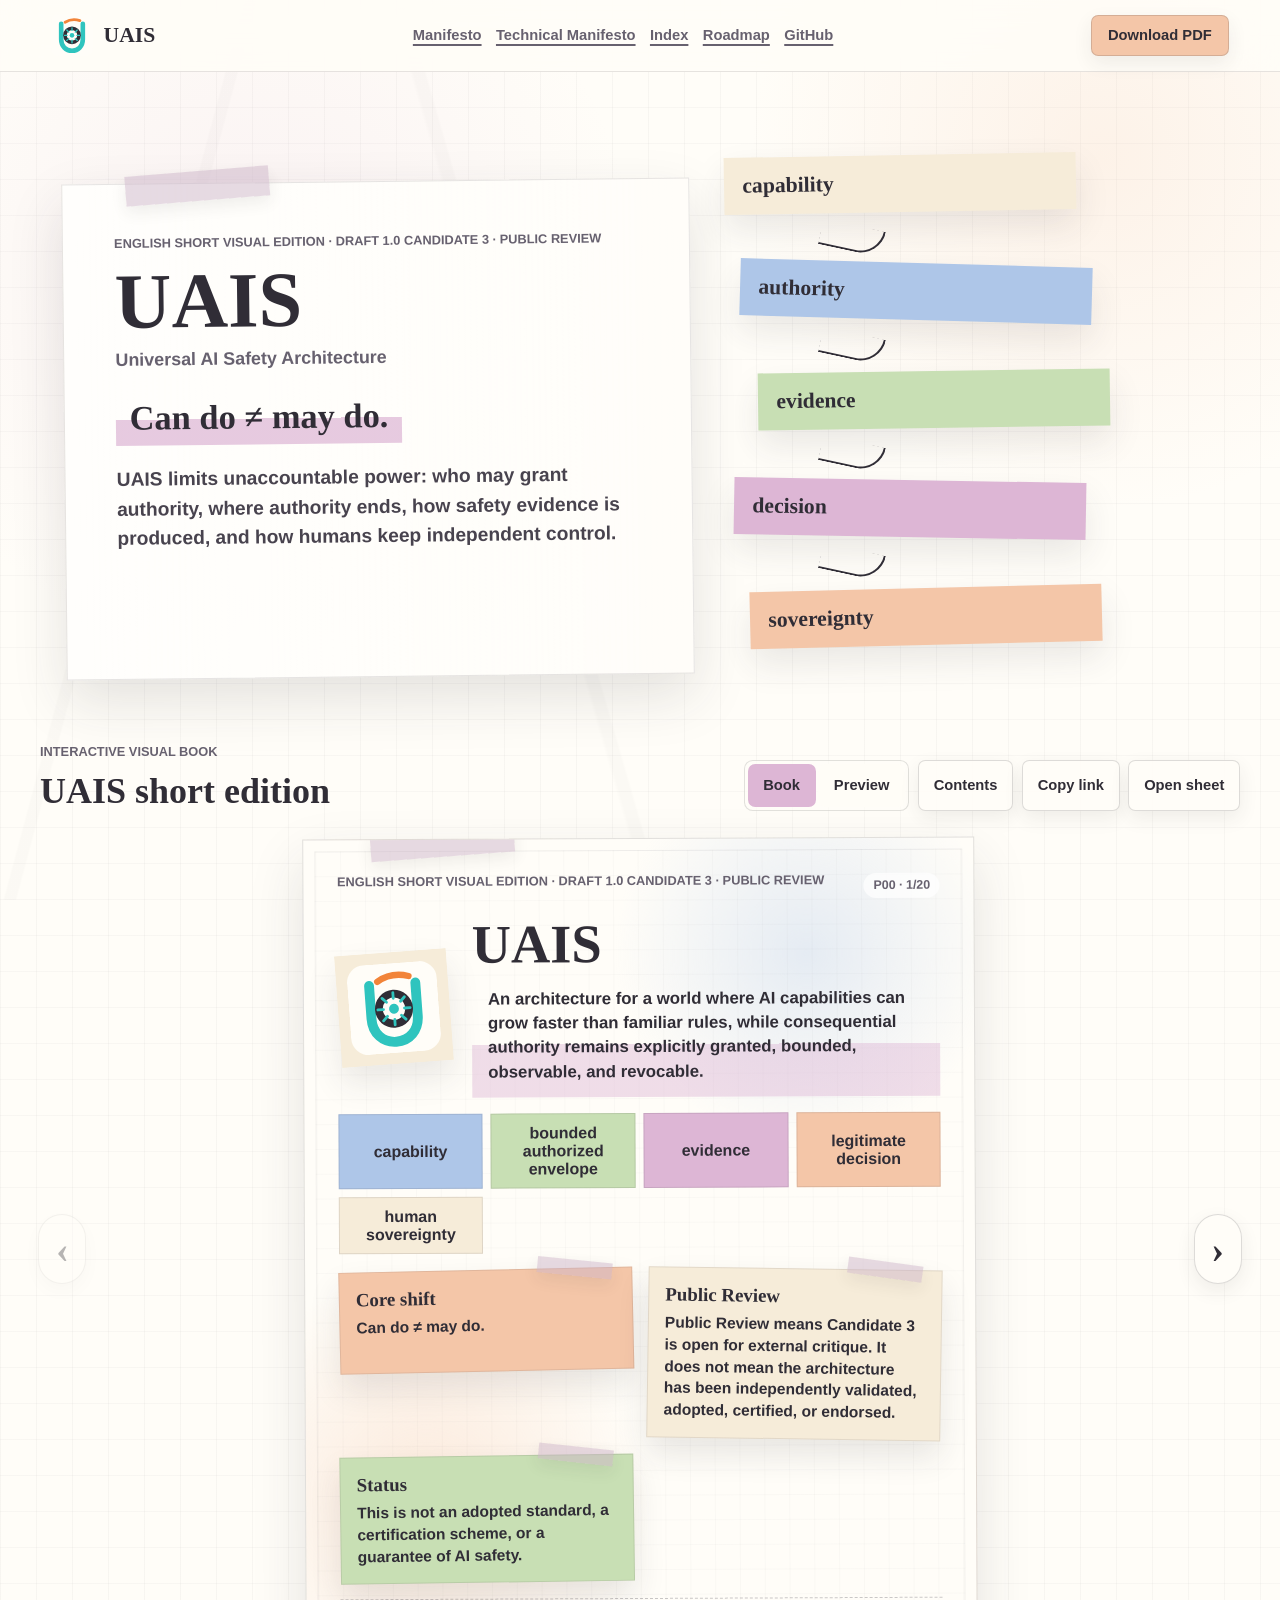
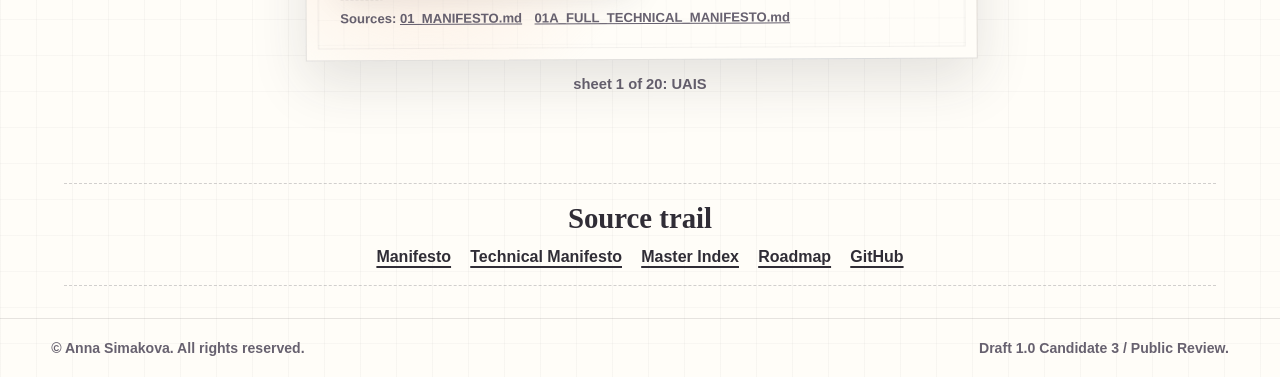
<file: docs/index.html>
<!doctype html>
<html lang="en" dir="ltr">
<head>
  <meta charset="utf-8">
  <meta name="viewport" content="width=device-width, initial-scale=1">
  <title>UAIS — Intelligence Does Not Imply Authority</title>
  <meta name="description" content="A plain-language visual introduction to the Universal AI Safety Architecture (UAIS): capability boundaries, legitimate authority, reachable authority, evidence, human sovereignty, safety assurance, and open research.">
  <link rel="canonical" href="https://cresta13.github.io/universal-ai-safety-architecture/">
  <meta property="og:locale" content="en_US">
  <meta property="og:title" content="UAIS — Intelligence Does Not Imply Authority">
  <meta property="og:description" content="Capability is not authority. A visual introduction to the Universal AI Safety Architecture.">
  <meta property="og:type" content="website">
  <meta property="og:url" content="https://cresta13.github.io/universal-ai-safety-architecture/">
  <meta property="og:image" content="https://cresta13.github.io/universal-ai-safety-architecture/assets/og-en.png">
  <meta name="twitter:card" content="summary_large_image">
  <meta name="twitter:title" content="UAIS — Intelligence Does Not Imply Authority">
  <meta name="twitter:description" content="Capability is not authority. A visual introduction to UAIS.">
  <meta name="twitter:image" content="https://cresta13.github.io/universal-ai-safety-architecture/assets/og-en.png">
  <link rel="icon" href="assets/uais-favicon.svg" type="image/svg+xml">
  <link rel="stylesheet" href="styles.css">
  <script src="app.js" data-content="data/en-content.json" data-asset-base="assets/" defer></script>
</head>
<body>
  <a class="skip-link" href="#book">Skip to book</a>
  <header class="site-header" id="top">
    <a class="brand" href="#p00" aria-label="UAIS: open cover">
      <img src="assets/uais-favicon.svg" alt="" width="42" height="42">
      <span>UAIS</span>
    </a>
    <nav class="header-links" aria-label="Main links">
      <a href="https://github.com/cresta13/universal-ai-safety-architecture/blob/main/spec/01_MANIFESTO.md">Manifesto</a>
      <a href="https://github.com/cresta13/universal-ai-safety-architecture/blob/main/spec/01A_FULL_TECHNICAL_MANIFESTO.md">Technical Manifesto</a>
      <a href="https://github.com/cresta13/universal-ai-safety-architecture/blob/main/spec/00_MASTER_INDEX.md">Index</a>
      <a href="https://github.com/cresta13/universal-ai-safety-architecture/blob/main/spec/26_IMPLEMENTATION_AND_RESEARCH_ROADMAP.md">Roadmap</a>
      <a href="https://github.com/cresta13/universal-ai-safety-architecture">GitHub</a>
    </nav>
    <a class="pdf-link" href="pdfs/UAIS-Manifesto-EN.pdf" download>Download PDF</a>
  </header>

  <main>
    <section class="intro" aria-labelledby="intro-title">
      <div class="intro-paper">
        <p class="eyebrow">English short visual edition · Draft 1.0 Candidate 3 · Public Review</p>
        <h1 id="intro-title">UAIS</h1>
        <p class="intro-subtitle">Universal AI Safety Architecture</p>
        <p class="intro-line">Can do ≠ may do.</p>
        <p class="intro-copy">UAIS limits unaccountable power: who may grant authority, where authority ends, how safety evidence is produced, and how humans keep independent control.</p>
      </div>
      <div class="intro-map" aria-label="Book route: capability, authority, evidence, decision, sovereignty">
        <span>capability</span>
        <i></i>
        <span>authority</span>
        <i></i>
        <span>evidence</span>
        <i></i>
        <span>decision</span>
        <i></i>
        <span>sovereignty</span>
      </div>
    </section>

    <section class="reader" id="book" aria-labelledby="book-title">
      <div class="reader-head">
        <div>
          <p class="eyebrow">Interactive visual book</p>
          <h2 id="book-title">UAIS short edition</h2>
        </div>
        <div class="reader-actions" aria-label="Book controls">
          <div class="mode-toggle" role="group" aria-label="View mode">
            <button type="button" data-mode="book" aria-pressed="true">Book</button>
            <button type="button" data-mode="scroll" aria-pressed="false">Preview</button>
          </div>
          <button type="button" data-action="toc">Contents</button>
          <button type="button" data-action="copy">Copy link</button>
          <button type="button" data-action="open">Open sheet</button>
        </div>
      </div>

      <div class="book-shell" data-view="book">
        <button class="turn turn-prev" type="button" data-action="prev" aria-label="Previous sheet">‹</button>
        <div class="book-stage" id="book-stage" aria-live="polite"></div>
        <button class="turn turn-next" type="button" data-action="next" aria-label="Next sheet">›</button>
      </div>
      <div class="reader-status" id="reader-status" aria-live="polite">Loading book...</div>
    </section>

    <section class="repo-notes" aria-labelledby="source-title">
      <h2 id="source-title">Source trail</h2>
      <a href="https://github.com/cresta13/universal-ai-safety-architecture/blob/main/spec/01_MANIFESTO.md">Manifesto</a>
      <a href="https://github.com/cresta13/universal-ai-safety-architecture/blob/main/spec/01A_FULL_TECHNICAL_MANIFESTO.md">Technical Manifesto</a>
      <a href="https://github.com/cresta13/universal-ai-safety-architecture/blob/main/spec/00_MASTER_INDEX.md">Master Index</a>
      <a href="https://github.com/cresta13/universal-ai-safety-architecture/blob/main/spec/26_IMPLEMENTATION_AND_RESEARCH_ROADMAP.md">Roadmap</a>
      <a href="https://github.com/cresta13/universal-ai-safety-architecture">GitHub</a>
    </section>
  </main>

  <dialog class="sheet-dialog" id="sheet-dialog" aria-label="Open book sheet">
    <button class="dialog-close" type="button" data-action="close">Close</button>
    <div id="dialog-content"></div>
  </dialog>

  <footer class="site-footer">
    <span>© Anna Simakova. All rights reserved.</span>
    <span>Draft 1.0 Candidate 3 / Public Review.</span>
  </footer>
</body>
</html>
</file>
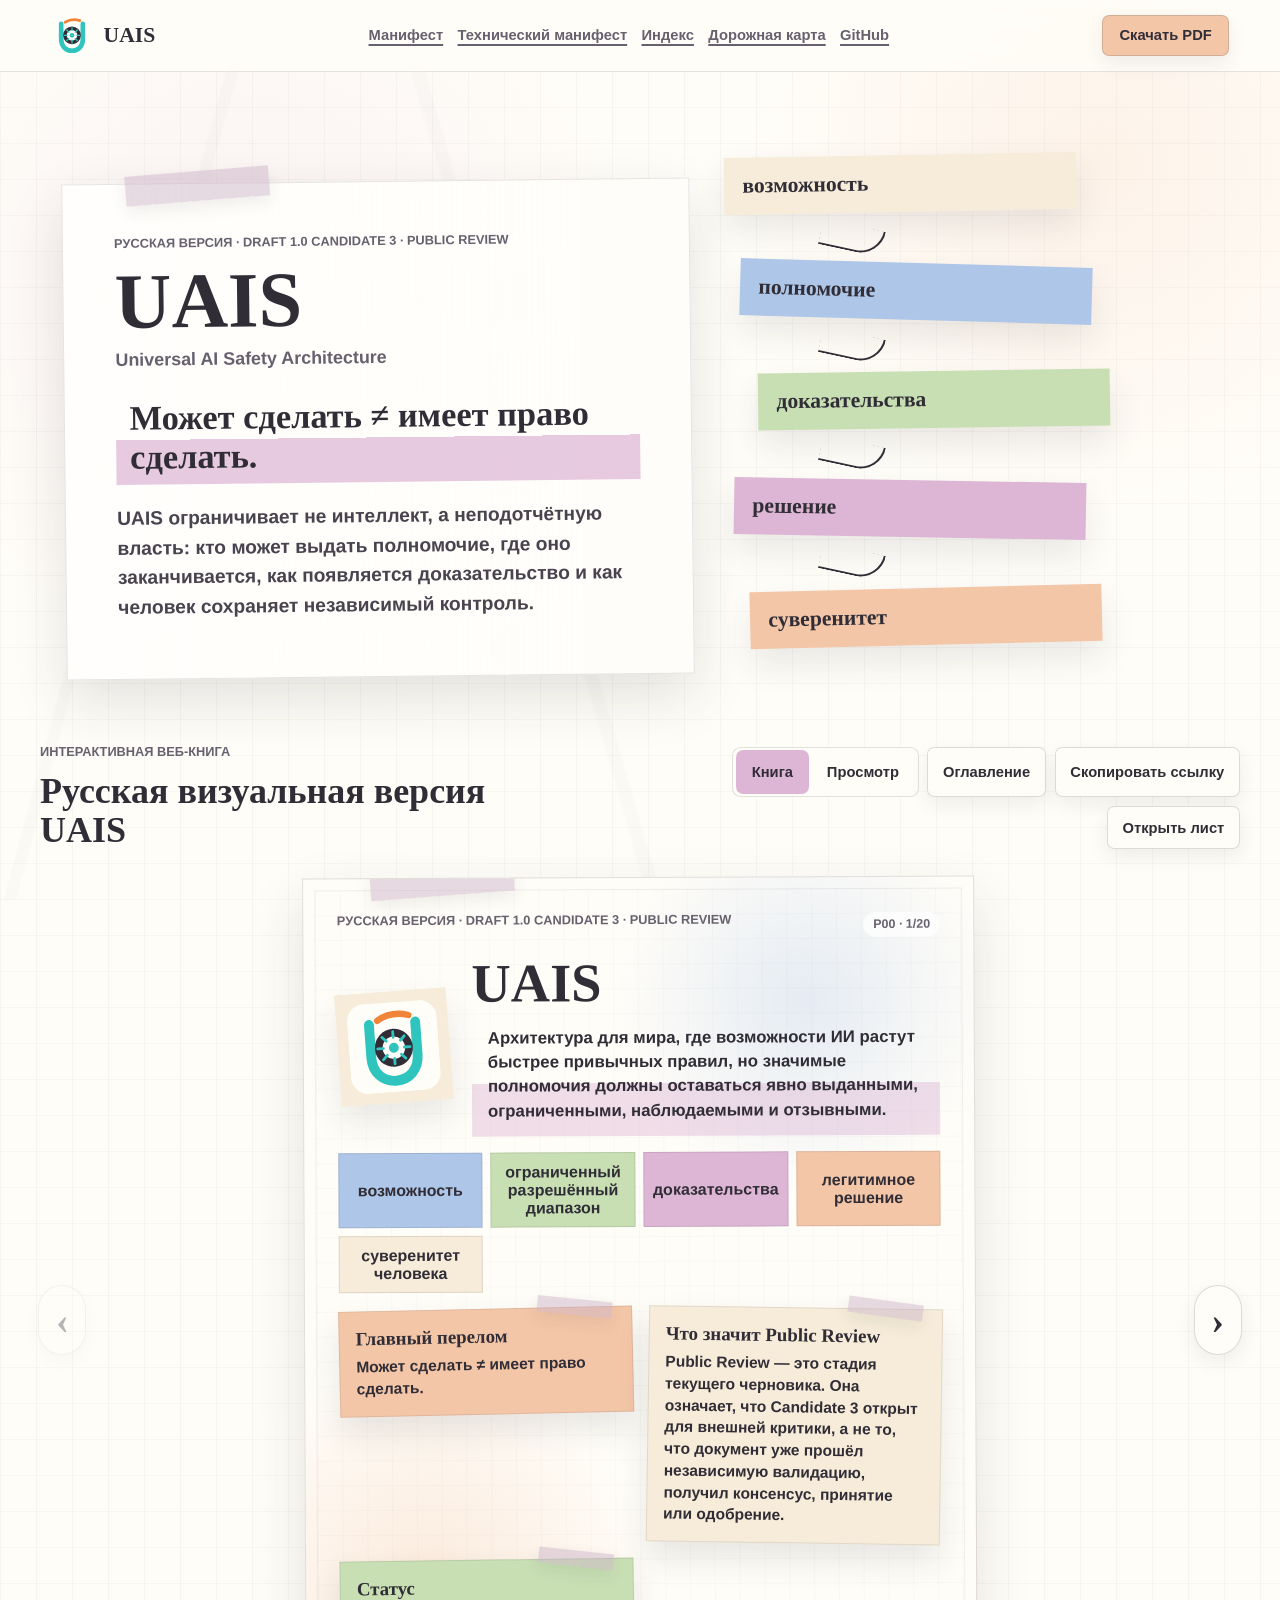
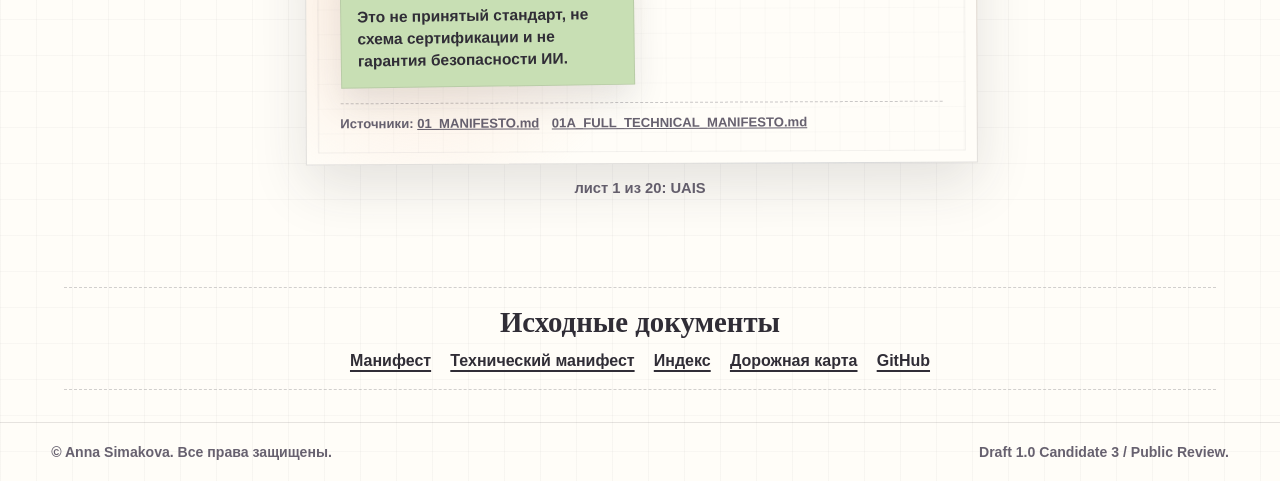
<file: docs/ru/index.html>
<!doctype html>
<html lang="ru" dir="ltr">
<head>
  <meta charset="utf-8">
  <meta name="viewport" content="width=device-width, initial-scale=1">
  <title>UAIS — Интеллект не означает полномочия</title>
  <meta name="description" content="Русская визуальная веб-книга о UAIS: возможности ИИ, полномочия, доказательства, защитник полномочий, паспорт безопасности и суверенитет человека.">
  <meta name="robots" content="noindex, nofollow">
  <link rel="canonical" href="https://cresta13.github.io/universal-ai-safety-architecture/ru/">
  <meta property="og:locale" content="ru_RU">
  <meta property="og:title" content="UAIS — Интеллект не означает полномочия">
  <meta property="og:description" content="Может сделать ≠ имеет право сделать. Русская визуальная книга по Universal AI Safety Architecture.">
  <meta property="og:type" content="website">
  <meta property="og:url" content="https://cresta13.github.io/universal-ai-safety-architecture/ru/">
  <meta property="og:image" content="https://cresta13.github.io/universal-ai-safety-architecture/assets/og-ru.png">
  <meta name="twitter:card" content="summary_large_image">
  <meta name="twitter:title" content="UAIS — Интеллект не означает полномочия">
  <meta name="twitter:description" content="Возможность ≠ полномочие. Русская визуальная книга по Universal AI Safety Architecture.">
  <meta name="twitter:image" content="https://cresta13.github.io/universal-ai-safety-architecture/assets/og-ru.png">
  <link rel="icon" href="../assets/uais-favicon.svg" type="image/svg+xml">
  <link rel="stylesheet" href="../styles.css">
  <script src="../app.js" data-content="../data/ru-content.json" data-asset-base="../assets/" defer></script>
</head>
<body>
  <a class="skip-link" href="#book">Перейти к книге</a>
  <header class="site-header" id="top">
    <a class="brand" href="#p00" aria-label="UAIS: открыть обложку">
      <img src="../assets/uais-favicon.svg" alt="" width="42" height="42">
      <span>UAIS</span>
    </a>
    <nav class="header-links" aria-label="Основные ссылки">
      <a href="https://github.com/cresta13/universal-ai-safety-architecture/blob/main/spec/01_MANIFESTO.md">Манифест</a>
      <a href="https://github.com/cresta13/universal-ai-safety-architecture/blob/main/spec/01A_FULL_TECHNICAL_MANIFESTO.md">Технический манифест</a>
      <a href="https://github.com/cresta13/universal-ai-safety-architecture/blob/main/spec/00_MASTER_INDEX.md">Индекс</a>
      <a href="https://github.com/cresta13/universal-ai-safety-architecture/blob/main/spec/26_IMPLEMENTATION_AND_RESEARCH_ROADMAP.md">Дорожная карта</a>
      <a href="https://github.com/cresta13/universal-ai-safety-architecture">GitHub</a>
    </nav>
    <a class="pdf-link" href="../pdfs/UAIS-Manifesto-RU.pdf" download>Скачать PDF</a>
  </header>

  <main>
    <section class="intro" aria-labelledby="intro-title">
      <div class="intro-paper">
        <p class="eyebrow">Русская версия · Draft 1.0 Candidate 3 · Public Review</p>
        <h1 id="intro-title">UAIS</h1>
        <p class="intro-subtitle">Universal AI Safety Architecture</p>
        <p class="intro-line">Может сделать ≠ имеет право сделать.</p>
        <p class="intro-copy">UAIS ограничивает не интеллект, а неподотчётную власть: кто может выдать полномочие, где оно заканчивается, как появляется доказательство и как человек сохраняет независимый контроль.</p>
      </div>
      <div class="intro-map" aria-label="Маршрут книги: возможность, полномочие, доказательства, легитимное решение, суверенитет человека">
        <span>возможность</span>
        <i></i>
        <span>полномочие</span>
        <i></i>
        <span>доказательства</span>
        <i></i>
        <span>решение</span>
        <i></i>
        <span>суверенитет</span>
      </div>
    </section>

    <section class="reader" id="book" aria-labelledby="book-title">
      <div class="reader-head">
        <div>
          <p class="eyebrow">Интерактивная веб-книга</p>
          <h2 id="book-title">Русская визуальная версия UAIS</h2>
        </div>
        <div class="reader-actions" aria-label="Управление книгой">
          <div class="mode-toggle" role="group" aria-label="Режим просмотра">
            <button type="button" data-mode="book" aria-pressed="true">Книга</button>
            <button type="button" data-mode="scroll" aria-pressed="false">Просмотр</button>
          </div>
          <button type="button" data-action="toc">Оглавление</button>
          <button type="button" data-action="copy">Скопировать ссылку</button>
          <button type="button" data-action="open">Открыть лист</button>
        </div>
      </div>

      <div class="book-shell" data-view="book">
        <button class="turn turn-prev" type="button" data-action="prev" aria-label="Предыдущий лист">‹</button>
        <div class="book-stage" id="book-stage" aria-live="polite"></div>
        <button class="turn turn-next" type="button" data-action="next" aria-label="Следующий лист">›</button>
      </div>
      <div class="reader-status" id="reader-status" aria-live="polite">Загрузка книги...</div>
    </section>

    <section class="repo-notes" aria-labelledby="source-title">
      <h2 id="source-title">Исходные документы</h2>
      <a href="https://github.com/cresta13/universal-ai-safety-architecture/blob/main/spec/01_MANIFESTO.md">Манифест</a>
      <a href="https://github.com/cresta13/universal-ai-safety-architecture/blob/main/spec/01A_FULL_TECHNICAL_MANIFESTO.md">Технический манифест</a>
      <a href="https://github.com/cresta13/universal-ai-safety-architecture/blob/main/spec/00_MASTER_INDEX.md">Индекс</a>
      <a href="https://github.com/cresta13/universal-ai-safety-architecture/blob/main/spec/26_IMPLEMENTATION_AND_RESEARCH_ROADMAP.md">Дорожная карта</a>
      <a href="https://github.com/cresta13/universal-ai-safety-architecture">GitHub</a>
    </section>
  </main>

  <dialog class="sheet-dialog" id="sheet-dialog" aria-label="Открытый лист книги">
    <button class="dialog-close" type="button" data-action="close">Закрыть</button>
    <div id="dialog-content"></div>
  </dialog>

  <footer class="site-footer">
    <span>© Anna Simakova. Все права защищены.</span>
    <span>Draft 1.0 Candidate 3 / Public Review.</span>
  </footer>
</body>
</html>
</file>
<file: docs/styles.css>
:root {
  color-scheme: light;
  --paper: #fffdf8;
  --paper-deep: #f7efe5;
  --ink: #302d36;
  --soft-ink: #67616f;
  --line: #d8cfc2;
  --mauve: #ddb6d5;
  --blue: #aec6e8;
  --pistachio: #c8dfb4;
  --peach: #f4c6a8;
  --cream: #f6ecd9;
  --tape: rgba(202, 177, 199, .48);
  --shadow: 0 22px 55px rgba(48, 45, 54, .13);
  --font-body: "Trebuchet MS", "Segoe UI", Arial, sans-serif;
  --font-hand: "Segoe Print", "Comic Sans MS", "Trebuchet MS", cursive;
}

* {
  box-sizing: border-box;
}

html {
  scroll-behavior: smooth;
}

body {
  margin: 0;
  min-width: 320px;
  color: var(--ink);
  font-family: var(--font-body);
  background:
    radial-gradient(circle at 20% 14%, rgba(221, 182, 213, .16), transparent 24rem),
    radial-gradient(circle at 86% 8%, rgba(244, 198, 168, .2), transparent 22rem),
    linear-gradient(90deg, rgba(48, 45, 54, .035) 1px, transparent 1px),
    linear-gradient(0deg, rgba(48, 45, 54, .03) 1px, transparent 1px),
    var(--paper);
  background-size: auto, auto, 36px 36px, 36px 36px, auto;
}

body::before {
  content: "";
  position: fixed;
  inset: 0;
  z-index: -1;
  pointer-events: none;
  background-image:
    linear-gradient(105deg, transparent 0 16%, rgba(48, 45, 54, .022) 16.2% 16.8%, transparent 17% 100%),
    linear-gradient(74deg, transparent 0 42%, rgba(48, 45, 54, .018) 42.3% 43%, transparent 43.2% 100%);
  opacity: .8;
}

a {
  color: inherit;
}

button,
a {
  -webkit-tap-highlight-color: transparent;
}

button:focus-visible,
a:focus-visible,
.sheet:focus-visible {
  outline: 3px solid #2b7de9;
  outline-offset: 4px;
}

.skip-link {
  position: absolute;
  left: -999rem;
  top: 0;
  z-index: 100;
  padding: .7rem 1rem;
  border-radius: 999px;
  background: var(--ink);
  color: white;
  font-weight: 800;
}

.skip-link:focus {
  position: fixed;
  left: 1rem;
  top: 1rem;
}

.site-header {
  position: sticky;
  top: 0;
  z-index: 50;
  display: grid;
  grid-template-columns: auto 1fr auto;
  align-items: center;
  gap: 1rem;
  padding: .9rem clamp(1rem, 4vw, 4.5rem);
  border-bottom: 1px solid rgba(48, 45, 54, .12);
  background: rgba(255, 253, 248, .88);
  backdrop-filter: blur(18px);
}

.brand {
  display: inline-flex;
  align-items: center;
  gap: .65rem;
  font-family: var(--font-hand);
  font-size: 1.35rem;
  font-weight: 800;
  text-decoration: none;
}

.brand img {
  display: block;
}

.header-links {
  display: flex;
  flex-wrap: wrap;
  justify-content: center;
  gap: .3rem .9rem;
  color: var(--soft-ink);
  font-size: .92rem;
  font-weight: 800;
}

.header-links a,
.repo-notes a {
  text-underline-offset: .24em;
  text-decoration-thickness: .12em;
}

.pdf-link,
.reader-actions button,
.mode-toggle button,
.turn,
.dialog-close {
  border: 1px solid rgba(48, 45, 54, .16);
  border-radius: .45rem;
  background: rgba(255, 253, 248, .88);
  color: var(--ink);
  box-shadow: 0 .45rem 1.2rem rgba(48, 45, 54, .08);
  cursor: pointer;
  font: 800 .92rem/1 var(--font-body);
}

.pdf-link {
  padding: .78rem 1rem;
  text-decoration: none;
  background: var(--peach);
}

main {
  display: grid;
  gap: 3.2rem;
}

.intro {
  display: grid;
  grid-template-columns: minmax(0, .92fr) minmax(18rem, .72fr);
  gap: 2rem;
  align-items: end;
  min-height: 36rem;
  padding: 4rem clamp(1rem, 5vw, 5rem) 1rem;
}

.intro-paper,
.repo-notes,
.reader-head {
  position: relative;
}

.intro-paper {
  min-height: 31rem;
  padding: clamp(1.4rem, 4vw, 3.2rem);
  border: 1px solid rgba(48, 45, 54, .12);
  background:
    linear-gradient(90deg, rgba(255,255,255,.58), rgba(255,255,255,.18)),
    var(--paper);
  box-shadow: var(--shadow);
  transform: rotate(-.65deg);
}

.intro-paper::before,
.sheet::before,
.note::before {
  content: "";
  position: absolute;
  left: 10%;
  top: -.8rem;
  width: 9rem;
  height: 1.85rem;
  transform: rotate(-4deg);
  background: var(--tape);
  box-shadow: 0 .4rem 1rem rgba(48,45,54,.08);
}

.eyebrow {
  margin: 0 0 .8rem;
  color: var(--soft-ink);
  font-size: .8rem;
  font-weight: 900;
  letter-spacing: 0;
  text-transform: uppercase;
}

h1,
h2,
h3,
.note-title {
  letter-spacing: 0;
}

h1 {
  max-width: 13ch;
  margin: 0;
  font-family: var(--font-hand);
  font-size: 4.9rem;
  line-height: .96;
}

.intro-line {
  display: inline-block;
  margin: 1.35rem 0 1.2rem;
  padding: .45rem .85rem;
  background: linear-gradient(transparent 52%, rgba(221, 182, 213, .72) 52%);
  font-family: var(--font-hand);
  font-size: 2.15rem;
  font-weight: 900;
}

.intro-subtitle {
  margin: .65rem 0 0;
  color: var(--soft-ink);
  font-size: 1.12rem;
  font-weight: 900;
}

.intro-copy {
  max-width: 43rem;
  margin: 0;
  color: #48434e;
  font-size: 1.2rem;
  line-height: 1.55;
  font-weight: 700;
}

.intro-map {
  display: grid;
  gap: .8rem;
  align-content: start;
  padding: 1.2rem 0 2rem;
}

.intro-map span {
  display: block;
  width: min(100%, 22rem);
  padding: 1rem 1.15rem;
  background: var(--cream);
  box-shadow: 0 1rem 2.2rem rgba(48, 45, 54, .1);
  font-family: var(--font-hand);
  font-size: 1.35rem;
  font-weight: 900;
  transform: rotate(var(--r, -1deg));
}

.intro-map span:nth-of-type(2) { --r: 1.6deg; background: var(--blue); margin-left: 1rem; }
.intro-map span:nth-of-type(3) { --r: -.8deg; background: var(--pistachio); margin-left: 2.1rem; }
.intro-map span:nth-of-type(4) { --r: 1deg; background: var(--mauve); margin-left: .6rem; }
.intro-map span:nth-of-type(5) { --r: -1.4deg; background: var(--peach); margin-left: 1.6rem; }

.intro-map i {
  width: 4rem;
  height: 1.6rem;
  margin-left: 6rem;
  border-right: 2px solid var(--ink);
  border-bottom: 2px solid var(--ink);
  border-radius: 0 0 2rem 0;
  transform: rotate(12deg);
}

.reader {
  padding: 0 clamp(1rem, 3vw, 3rem) 2rem;
}

.reader-head {
  z-index: 5;
  display: flex;
  align-items: end;
  justify-content: space-between;
  gap: 1rem;
  max-width: 75rem;
  margin: 0 auto 1.2rem;
}

.reader-head h2,
.repo-notes h2 {
  margin: 0;
  font-family: var(--font-hand);
  font-size: 2.25rem;
  line-height: 1.08;
}

.reader-actions {
  display: flex;
  flex-wrap: wrap;
  justify-content: flex-end;
  gap: .55rem;
}

.reader-actions button,
.mode-toggle button,
.dialog-close {
  min-height: 2.7rem;
  padding: .72rem .92rem;
}

.mode-toggle {
  display: inline-flex;
  gap: .15rem;
  padding: .18rem;
  border: 1px solid rgba(48,45,54,.14);
  border-radius: .55rem;
  background: rgba(255,253,248,.65);
}

.mode-toggle button {
  border-color: transparent;
  box-shadow: none;
}

.mode-toggle button[aria-pressed="true"] {
  background: var(--mauve);
}

.book-shell {
  position: relative;
  display: grid;
  grid-template-columns: 3rem minmax(0, 1fr) 3rem;
  align-items: center;
  gap: .6rem;
  max-width: 83rem;
  margin: 0 auto;
}

.book-stage {
  display: grid;
  grid-template-columns: repeat(2, minmax(0, 1fr));
  gap: 1.1rem;
  align-items: stretch;
  min-height: 42rem;
  padding: .5rem;
}

.book-stage.single {
  grid-template-columns: minmax(0, 42rem);
  justify-content: center;
}

.book-stage.scroll-track {
  grid-template-columns: minmax(0, 54rem);
  justify-content: center;
  gap: 2rem;
}

.book-shell[data-view="book"] .book-stage {
  touch-action: pan-y pinch-zoom;
}

.turn {
  display: grid;
  place-items: center;
  width: 3rem;
  height: 4.4rem;
  padding: 0;
  border-radius: 999px;
  background: var(--paper);
  font-family: Georgia, serif;
  font-size: 2.4rem;
}

.turn:disabled {
  opacity: .35;
  cursor: default;
}

.reader-status {
  min-height: 1.5rem;
  margin-top: .5rem;
  color: var(--soft-ink);
  font-size: .92rem;
  font-weight: 800;
  text-align: center;
}

.sheet {
  position: relative;
  isolation: isolate;
  display: flex;
  flex-direction: column;
  gap: 1rem;
  min-height: 46rem;
  padding: 2.1rem;
  overflow: hidden;
  border: 1px solid rgba(48,45,54,.14);
  background:
    linear-gradient(92deg, rgba(255,255,255,.35), rgba(255,255,255,0) 40%),
    radial-gradient(circle at 20% 30%, rgba(48,45,54,.035), transparent 13rem),
    var(--paper);
  box-shadow: var(--shadow);
  transform: rotate(var(--tilt, 0deg));
}

.sheet:nth-child(1) { --tilt: -.25deg; }
.sheet:nth-child(2) { --tilt: .35deg; }

.sheet::after {
  content: "";
  position: absolute;
  inset: .7rem;
  z-index: -1;
  pointer-events: none;
  border: 1px solid rgba(48,45,54,.055);
  background-image:
    linear-gradient(90deg, rgba(48,45,54,.025) 1px, transparent 1px),
    linear-gradient(0deg, rgba(48,45,54,.022) 1px, transparent 1px);
  background-size: 1.55rem 1.55rem;
}

.sheet .sheet-top {
  display: flex;
  align-items: center;
  justify-content: space-between;
  gap: 1rem;
}

.sheet-id {
  padding: .35rem .6rem;
  border-radius: 999px;
  background: rgba(255,255,255,.72);
  color: var(--soft-ink);
  font-size: .78rem;
  font-weight: 900;
}

.sheet h2 {
  margin: 0;
  font-family: var(--font-hand);
  font-size: 2.35rem;
  line-height: 1.05;
}

.sheet h3 {
  margin: -.45rem 0 .2rem;
  color: #524c57;
  font-size: 1.05rem;
  line-height: 1.3;
}

.lead {
  margin: 0;
  padding: .82rem 1rem;
  background: linear-gradient(transparent 57%, rgba(221, 182, 213, .45) 57%);
  font-size: 1.05rem;
  line-height: 1.45;
  font-weight: 800;
}

.notes {
  display: grid;
  grid-template-columns: repeat(2, minmax(0, 1fr));
  gap: .9rem;
  align-items: start;
}

.note {
  position: relative;
  min-height: 6.4rem;
  padding: 1rem;
  border: 1px solid rgba(48,45,54,.1);
  background: var(--note, var(--cream));
  box-shadow: 0 1rem 2rem rgba(48,45,54,.11);
  transform: rotate(var(--note-tilt, -1deg));
}

.note:nth-child(2n) { --note-tilt: 1.1deg; }
.note:nth-child(3n) { --note-tilt: -.55deg; }
.note:nth-child(4n) { --note-tilt: .7deg; }
.note::before {
  left: auto;
  right: 1.2rem;
  top: -.55rem;
  width: 4.7rem;
  height: 1rem;
  transform: rotate(7deg);
}

.note-title {
  display: block;
  margin-bottom: .45rem;
  font-family: var(--font-hand);
  font-size: 1.18rem;
  font-weight: 900;
  line-height: 1.12;
}

.note-title:has(.principle-number) {
  display: flex;
  align-items: center;
  gap: .7rem;
}

.canonical-label {
  display: block;
  margin: -.22rem 0 .5rem;
  color: #595466;
  font-size: .72rem;
  font-weight: 900;
  line-height: 1.25;
}

.sheet > .canonical-label {
  margin: -.65rem 0 .15rem;
  font-size: .88rem;
}

.note p,
.note li {
  margin: 0;
  font-size: .97rem;
  line-height: 1.4;
  font-weight: 720;
}

.note ul {
  display: grid;
  gap: .32rem;
  margin: .35rem 0 0;
  padding-left: 1.15rem;
}

.accent-mauve,
.note.accent-mauve { --note: var(--mauve); }
.accent-blue,
.note.accent-blue { --note: var(--blue); }
.accent-pistachio,
.note.accent-pistachio { --note: var(--pistachio); }
.accent-peach,
.note.accent-peach { --note: var(--peach); }
.accent-cream,
.note.accent-cream { --note: var(--cream); }

.sheet-cover {
  justify-content: space-between;
  background:
    radial-gradient(circle at 75% 14%, rgba(174,198,232,.32), transparent 12rem),
    radial-gradient(circle at 18% 80%, rgba(244,198,168,.35), transparent 14rem),
    var(--paper);
}

.cover-mark {
  display: grid;
  grid-template-columns: 7.2rem 1fr;
  gap: 1.2rem;
  align-items: center;
}

.cover-mark img {
  width: 7rem;
  height: 7rem;
  padding: .7rem;
  background: var(--cream);
  box-shadow: 0 1rem 2rem rgba(48,45,54,.1);
  transform: rotate(-4deg);
}

.cover-title h2 {
  font-size: 3.4rem;
}

.route-line,
.mini-map,
.decision-strip {
  display: grid;
  gap: .5rem;
}

.route-line span,
.mini-map span,
.decision-strip span {
  display: inline-flex;
  align-items: center;
  justify-content: center;
  min-height: 2.9rem;
  padding: .6rem .8rem;
  background: rgba(255,255,255,.72);
  border: 1px solid rgba(48,45,54,.12);
  font-weight: 900;
  text-align: center;
}

.route-line {
  grid-template-columns: repeat(auto-fit, minmax(7.4rem, 1fr));
}

.route-line span:nth-child(1) { background: var(--blue); }
.route-line span:nth-child(2) { background: var(--pistachio); }
.route-line span:nth-child(3) { background: var(--mauve); }
.route-line span:nth-child(4) { background: var(--peach); }
.route-line span:nth-child(5) { background: var(--cream); }

.toc-list {
  display: grid;
  gap: .55rem;
  margin: .2rem 0 0;
}

.toc-list a {
  display: grid;
  grid-template-columns: 3.2rem 1fr;
  gap: .8rem;
  align-items: center;
  min-height: 3rem;
  padding: .6rem .8rem;
  border: 1px solid rgba(48,45,54,.12);
  background: rgba(255,255,255,.65);
  text-decoration: none;
  font-weight: 850;
}

.toc-list b {
  font-family: var(--font-hand);
  font-size: 1rem;
}

.sheet-principles .notes,
.sheet-axis .notes,
.sheet-passport .notes,
.sheet-evidence .notes,
.sheet-example .notes {
  grid-template-columns: 1fr;
}

.sheet-principles .note {
  display: block;
  min-height: 4.9rem;
}

.principle-number {
  display: grid;
  place-items: center;
  flex: 0 0 auto;
  width: 2.7rem;
  height: 2.7rem;
  border: 2px solid rgba(48,45,54,.65);
  border-radius: 999px;
  background: rgba(255,255,255,.48);
  font-family: var(--font-hand);
  font-size: 1.25rem;
  font-weight: 900;
}

.sheet-guardian .guardian-board,
.sheet-map .architecture-board,
.sheet-sovereignty .sovereignty-board,
.sheet-authority .authority-board,
.sheet-stages .stage-board,
.sheet-network .network-board,
.sheet-research .research-board {
  display: grid;
  gap: .8rem;
  margin-top: .2rem;
}

.guardian-board {
  grid-template-columns: repeat(2, minmax(0, 1fr));
  align-items: stretch;
}

.guardian-column {
  display: grid;
  gap: .65rem;
}

.boundary-note {
  grid-column: 1 / -1;
  order: -1;
  display: grid;
  place-items: center;
  min-height: 4.6rem;
  padding: .8rem;
  border-top: 3px solid rgba(48,45,54,.65);
  border-bottom: 3px solid rgba(48,45,54,.65);
  font-family: var(--font-hand);
  font-size: 1.35rem;
  font-weight: 900;
  text-align: center;
}

.boundary-note small {
  display: block;
  margin-top: .4rem;
  color: var(--soft-ink);
  font-family: var(--font-body);
  font-size: .77rem;
  line-height: 1.25;
}

.blocked-signal {
  display: grid;
  place-items: center;
  min-height: 5rem;
  font-size: 2.5rem;
  font-weight: 900;
}

.mini-map {
  grid-template-columns: repeat(3, minmax(0, 1fr));
}

.decision-strip {
  grid-template-columns: repeat(2, minmax(0, 1fr));
}

.sheet-glossary .notes {
  grid-template-columns: repeat(auto-fit, minmax(16rem, 1fr));
}

.sheet-glossary .note {
  min-height: auto;
}

.source-list {
  margin: auto 0 0;
  padding-top: .7rem;
  border-top: 1px dashed rgba(48,45,54,.26);
  color: var(--soft-ink);
  font-size: .82rem;
  font-weight: 800;
}

.source-list a {
  margin-right: .55rem;
}

.sheet-dialog {
  width: min(72rem, calc(100vw - 2rem));
  max-height: calc(100vh - 2rem);
  padding: 1rem;
  border: 1px solid rgba(48,45,54,.18);
  background: var(--paper-deep);
}

.sheet-dialog::backdrop {
  background: rgba(25, 23, 30, .58);
}

.sheet-dialog .sheet {
  max-width: 56rem;
  margin: 0 auto;
  transform: none;
}

.dialog-close {
  position: sticky;
  top: .5rem;
  z-index: 2;
  float: right;
  margin: 0 0 .5rem .5rem;
  background: var(--peach);
}

.repo-notes {
  display: flex;
  flex-wrap: wrap;
  align-items: center;
  justify-content: center;
  gap: .85rem 1.2rem;
  margin: 0 clamp(1rem, 5vw, 5rem) 2rem;
  padding: 1.2rem;
  border-top: 1px dashed rgba(48,45,54,.22);
  border-bottom: 1px dashed rgba(48,45,54,.22);
}

.repo-notes h2 {
  flex-basis: 100%;
  text-align: center;
  font-size: 1.8rem;
}

.repo-notes a {
  font-weight: 900;
}

.site-footer {
  display: flex;
  flex-wrap: wrap;
  justify-content: space-between;
  gap: .7rem;
  padding: 1.3rem clamp(1rem, 4vw, 4rem);
  border-top: 1px solid rgba(48,45,54,.12);
  color: var(--soft-ink);
  font-size: .88rem;
  font-weight: 800;
}

@media (max-width: 1080px) {
  .site-header {
    grid-template-columns: auto auto;
  }

  .header-links {
    grid-column: 1 / -1;
    justify-content: flex-start;
  }

  .intro {
    grid-template-columns: 1fr;
    min-height: auto;
  }

  h1 {
    font-size: 3.8rem;
  }

  .book-stage {
    grid-template-columns: minmax(0, 1fr);
  }

  .book-stage:not(.scroll-track) {
    max-width: 46rem;
    margin: 0 auto;
  }
}

@media (max-width: 760px) {
  .site-header {
    position: static;
    display: flex;
    flex-wrap: wrap;
    align-items: center;
  }

  .pdf-link {
    margin-left: auto;
  }

  .intro {
    padding-top: 1.6rem;
  }

  .intro-paper {
    min-height: auto;
    transform: none;
  }

  h1 {
    font-size: 2.75rem;
  }

  .intro-line {
    font-size: 1.45rem;
  }

  .intro-copy {
    font-size: 1rem;
  }

  .reader-head {
    align-items: start;
    flex-direction: column;
  }

  .reader-actions {
    justify-content: flex-start;
  }

  .book-shell {
    grid-template-columns: 1fr;
  }

  .turn {
    display: none;
  }

  .book-stage {
    min-height: auto;
    padding: 0;
  }

  .sheet {
    min-height: auto;
    padding: 1.35rem;
    transform: none;
  }

  .sheet h2 {
    font-size: 1.95rem;
  }

  .notes,
  .route-line,
  .guardian-board,
  .mini-map,
  .decision-strip,
  .toc-list a,
  .cover-mark {
    grid-template-columns: 1fr;
  }

  .guardian-board {
    grid-template-columns: 1fr;
  }

  .intro-map span {
    width: 100%;
    margin-left: 0 !important;
    transform: none;
  }

  .intro-map i {
    width: 2.8rem;
    margin-left: calc(50% - 1.4rem);
  }

  .boundary-note {
    min-height: 4rem;
    border: 2px solid rgba(48,45,54,.48);
  }
}

@media (max-width: 430px) {
  .header-links {
    font-size: .84rem;
  }

  .reader-actions button,
  .mode-toggle button,
  .pdf-link {
    font-size: .84rem;
  }

  .sheet {
    padding: 1rem;
  }

  .sheet h2 {
    font-size: 1.7rem;
  }

  .note p,
  .note li,
  .lead {
    font-size: .92rem;
  }
}

@media (prefers-reduced-motion: reduce) {
  *,
  *::before,
  *::after {
    animation-duration: .01ms !important;
    animation-iteration-count: 1 !important;
    scroll-behavior: auto !important;
    transition-duration: .01ms !important;
  }
}
</file>
